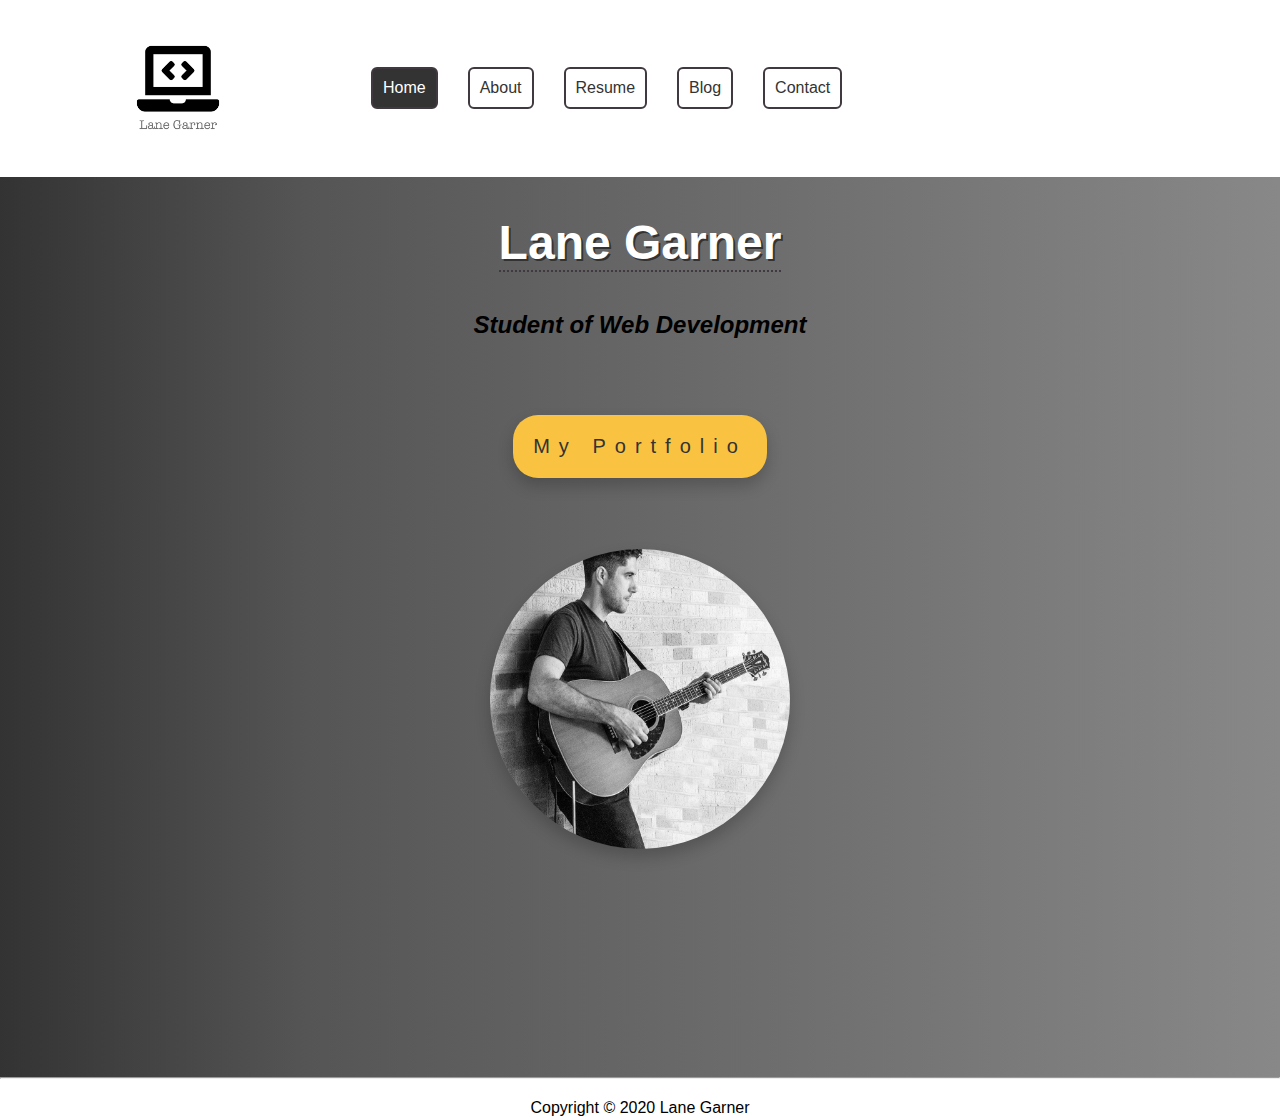
<file: index.html>
<!DOCTYPE html>
<html lang="en">

<head>
  <meta charset="UTF-8">
  <meta name="viewport" content="width=device-width, initial-scale=1.0">
  <meta http-equiv="X-UA-Compatible" content="ie=edge">
  <link ref="https://fonts.googleapis.com/css2?family=Roboto:ital,wght@0,100;0,400;0,900;1,100;1,400;1,900&display=swap" rel="stylesheet">
  <link rel="stylesheet" href="https://cdnjs.cloudflare.com/ajax/libs/animate.css/4.0.0/animate.min.css">
  <link rel="stylesheet" href="./style.css">
  <title>My Portfolio</title>
</head>

<header>
  <img src="images/lane-garner-computer-logo.png" class="logo animate__animated animate__pulse" alt="Lane Garner logo">
  <nav>
    <a href="index.html" class="has-border active animate__animated animate__flipInX">Home</a>
    <a href="about.html" class="has-border animate__animated animate__flipInX">About</a>
    <a href="resume.html" class="has-border animate__animated animate__flipInX" target="blank">Resume</a>
    <a href="https://medium.com/@lanegarner" class="has-border animate__animated animate__flipInX" target="_blank">Blog</a>
    <a href="contact.html" class="has-border animate__animated animate__flipInX">Contact</a>
  </nav>
</header>

<main>
  <section class="main">
    <div class="main-content">
      <h1 class="header-text">Lane Garner</h1>
      <h2>Student of Web Development</h2>
      <a href="portfolio.html" class="my-button animate__animated animate__wobble animate__delay-5s">My Portfolio</a>
      <img src="images/myProfilePic.jpg" class="profile-pic" alt="Head shot of Lane Garner">
    </div>
  </section>



  <footer>
    <hr>
    <p class="copyright">Copyright &copy; 2020 Lane Garner</p>

  </footer>

</main>


</html>
</file>
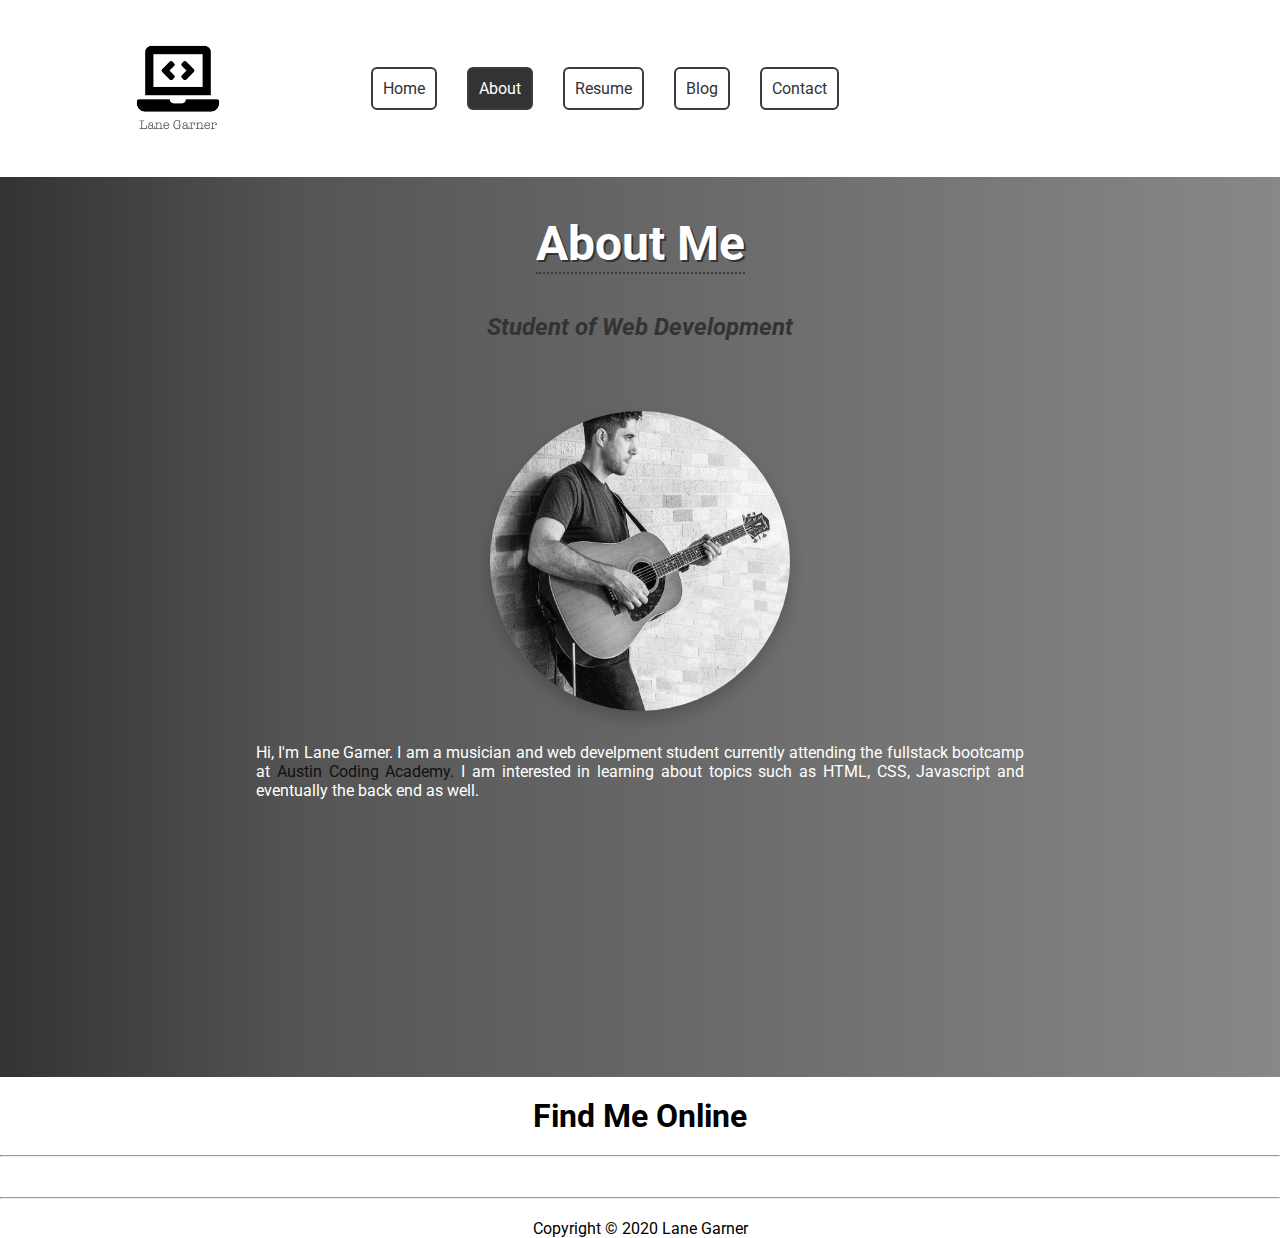
<file: about.html>
<!DOCTYPE html>
<html lang="en">

<head>
    <meta charset="UTF-8">
    <meta name="viewport" content="width=device-width, initial-scale=1.0">
    <meta http-equiv="X-UA-Compatible" content="ie=edge">
    <link
        href="https://fonts.googleapis.com/css2?family=Roboto:ital,wght@0,100;0,400;0,900;1,100;1,400;1,900&display=swap"
        rel="stylesheet">
    <link rel="stylesheet" href="https://use.fontawesome.com/releases/v5.14.0/css/all.css"
        integrity="sha384-HzLeBuhoNPvSl5KYnjx0BT+WB0QEEqLprO+NBkkk5gbc67FTaL7XIGa2w1L0Xbgc" crossorigin="anonymous">
    <link rel="stylesheet" href="./style.css">
    <link rel="stylesheet" href="./about-style.css">
    <title>About Me</title>
</head>

<header>
    <img src="images/lane-garner-computer-logo.png" class="logo" alt="Lane Garner logo">
    <nav>
        <a href="index.html" class="has-border">Home</a>
        <a href="about.html" class="has-border active">About</a>
        <a href="resume.html" class="has-border" target="blank">Resume</a>
        <a href="https://medium.com/@lanegarner" class="has-border" target="_blank">Blog</a>
        <a href="contact.html" class="has-border">Contact</a>
    </nav>
</header>





<main>
    <section class="main">
        <div class="about-content">
            <h1 class="header-text">About Me</h1>
            <h2>Student of Web Development</h2>
            <img src="images/myProfilePic.jpg" class="profile-pic" alt="Head shot of Lane Garner">
            <p class="paragraph">Hi, I'm Lane Garner. I am a musician and web develpment student currently attending the
                fullstack bootcamp at <a href="https://austincodingacademy.com/">Austin Coding Academy.</a> I
                am interested in learning about topics such as HTML, CSS, Javascript and eventually the back end as
                well.
            </p>

        </div>
    </section>

    <section class="social">
        <h1>Find Me Online</h1>
        <hr>
        <section class="social-icons">
            <a href="https://www.linkedin.com/in/lanegarner/" target="_blank"><i class="fab fa-linkedin"></i></a>
            <a href="https://twitter.com/lanegarner" target="_blank"><i class="fab fa-twitter-square"></i></a>
            <a href="https://medium.com/@lanegarner" target="_blank"><i class="fab fa-medium"></i></a>
            <a href="https://github.com/LaneGarner" target="_blank"><i class="fab fa-github-square"></i></a>
            <a href="https://codepen.io/lanegarner" target="_blank"><i class="fab fa-codepen"></i></a>
        </section>
    </section>



    <footer>
        <hr>
        <p class="copyright">Copyright &copy; 2020 Lane Garner</p>
    </footer>

</main>


</html>
</file>
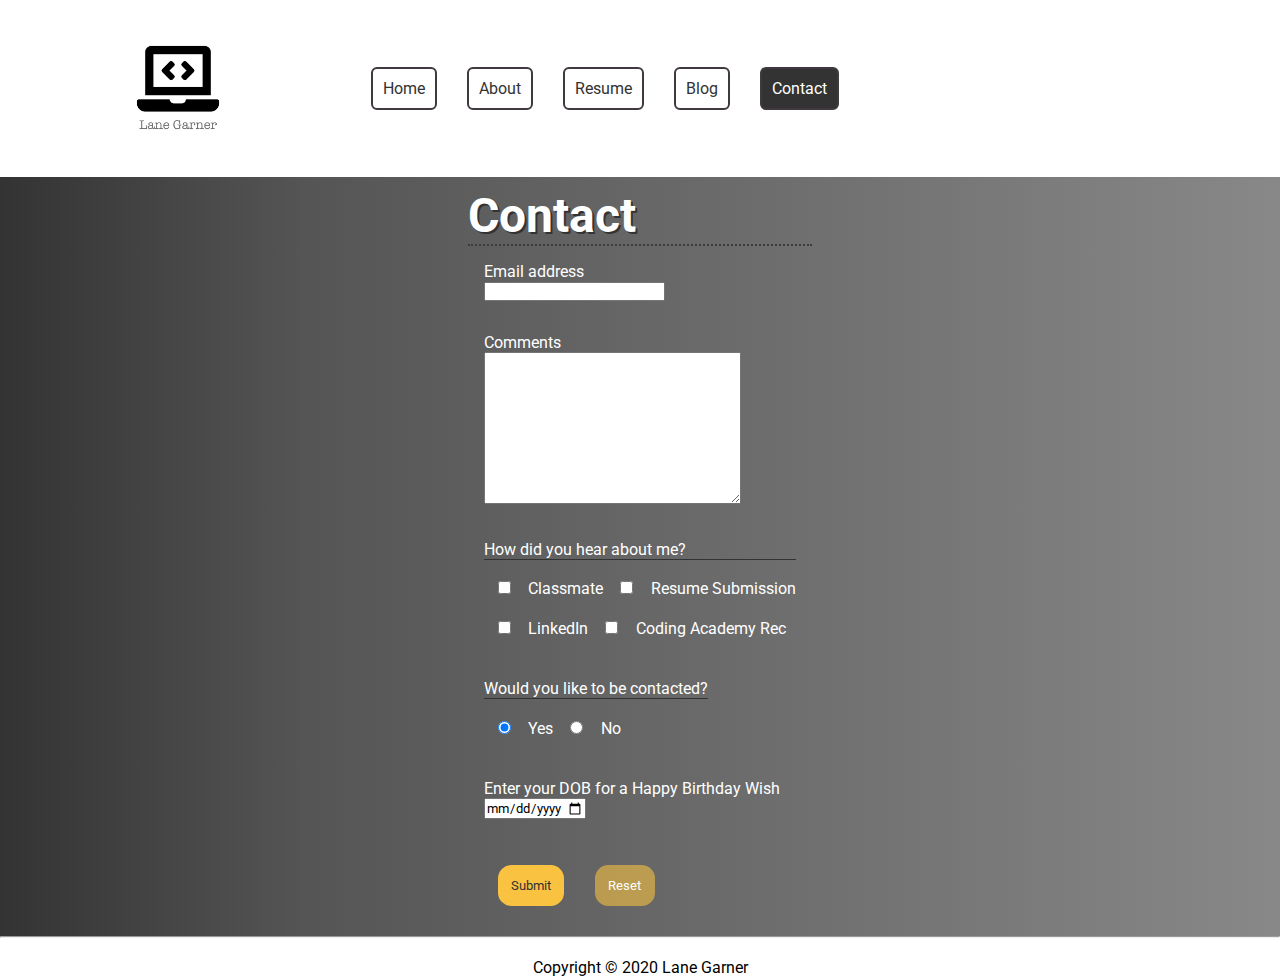
<file: contact.html>
<!DOCTYPE html>
<html lang="en">

<head>
  <meta charset="UTF-8">
  <meta name="viewport" content="width=device-width, initial-scale=1.0">
  <meta http-equiv="X-UA-Compatible" content="ie=edge">
  <link href="https://fonts.googleapis.com/css2?family=Roboto:ital,wght@0,100;0,400;0,900;1,100;1,400;1,900&display=swap" rel="stylesheet">
  <script src="scripts.js"></script>
  <link rel="stylesheet" href="./style.css">
  <link rel="stylesheet" href="./contact-style.css">
  <title>Contact</title>
</head>

<header>
  <img src="images/lane-garner-computer-logo.png" class="logo" alt="Lane Garner logo">
  <nav>
    <a href="index.html" class="has-border">Home</a>
    <a href="about.html" class="has-border">About</a>
    <a href="resume.html" class="has-border" target="blank">Resume</a>
    <a href="https://medium.com/@lanegarner" class="has-border" target="_blank">Blog</a>
    <a href="mailto:b.lane.garner@gmail.com" class="has-border active">Contact</a>
  </nav>
</header>

<main>
  <section class="form-content">
    <div>
      <h1 class="header-text">Contact</h1>
        <form action="results.html" method="GET">
            <div>
                <label for="email-text">Email address</label><br>
                <input type="email" id="email-text" name="Email Address" required><br>
            </div>
            <div>
                <label for="comments">Comments</label><br>
                <textarea id="comments" name="Comments" cols="30" rows="10" maxlength="500" minlength="20" required></textarea>
            </div>
            <div>
                <p>How did you hear about me?</p>
                <input type="checkbox" id="classmate" name="classmate">
                <label for="classmate">Classmate</label>
                <input type="checkbox" id="resume-submission" name="resume-submission">
                <label for="resume-submission">Resume Submission</label><br>
                <input type="checkbox" id="linkedin" name="linkedin">
                <label for="">LinkedIn</label>
                <input type="checkbox" id="coding-academy-rec" name="coding-academy-rec">
                <label for="coding-academy-rec">Coding Academy Rec</label>
            </div>
            <div>
                <p>Would you like to be contacted?</p>
                <input type="radio" id="yes" name="contact" checked>
                <label for="yes">Yes</label>
                <input type="radio" id="no" name="contact">
                <label for="yes">No</label><br>
            </div>
            <div>
                <label for="date">Enter your DOB for a Happy Birthday Wish</label><br>
                <input type="date" name="date" id="date" min="1900-01-01" max="2021-01-01">
            </div>
            <div class="submit-buttons">
                <button type="submit">Submit</button>
                <button type="reset">Reset</button>
            </div>
        </form>
      
    </div>
  </section>



  <footer>
    <hr>
    <p class="copyright">Copyright &copy; 2020 Lane Garner</p>

  </footer>

</main>


</html>
</file>
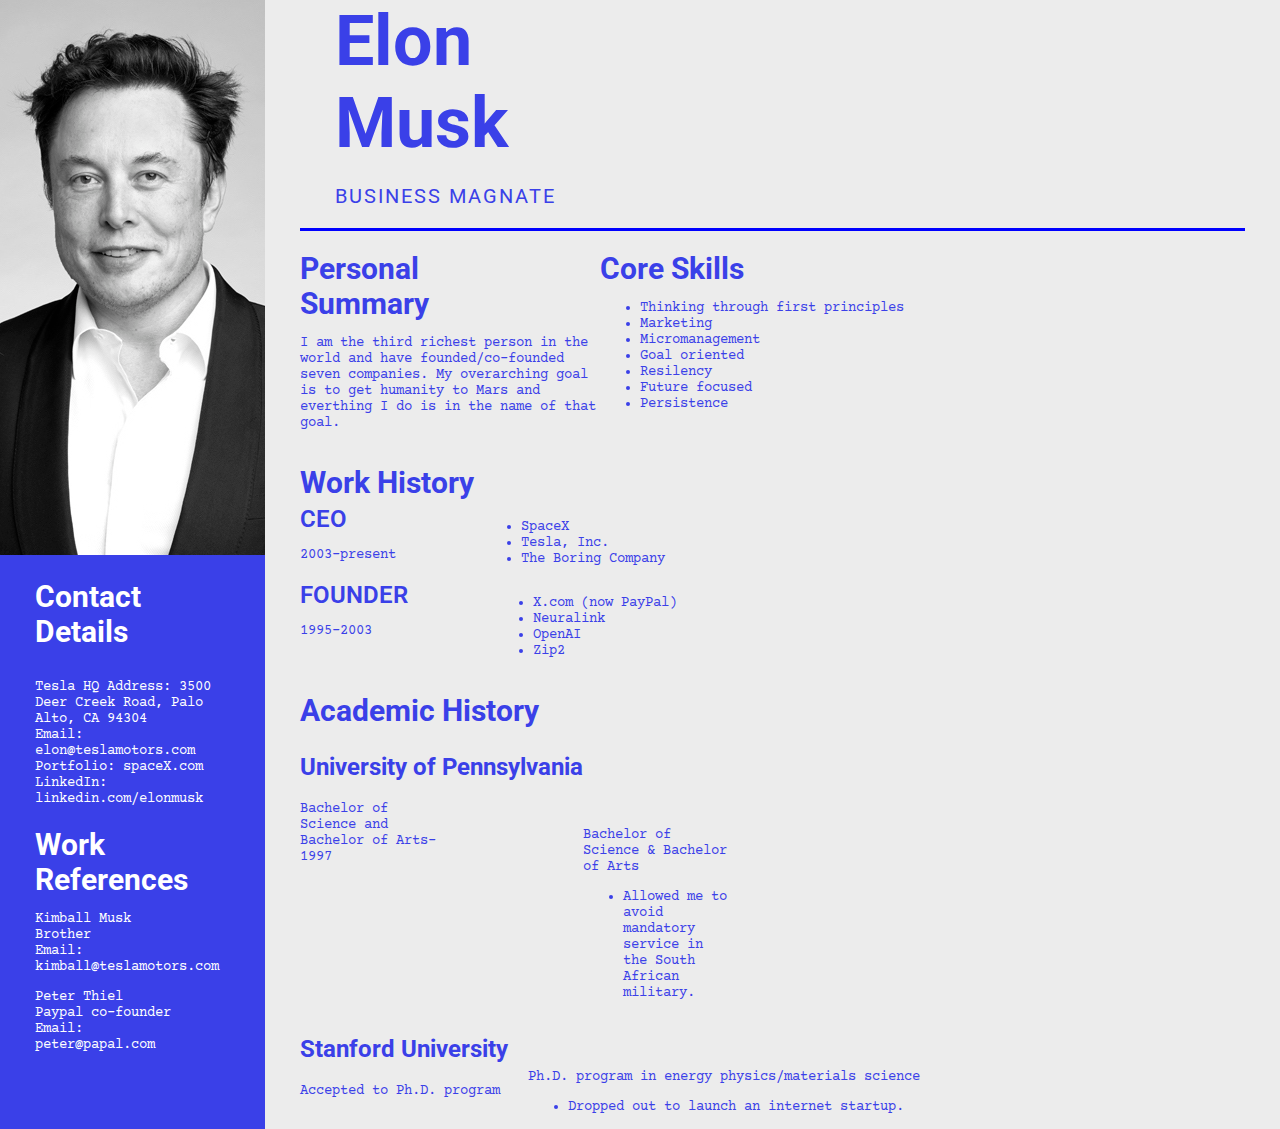
<file: resume.html>
<!DOCTYPE html>
<html lang="en">

<head>
    <meta charset="UTF-8">
    <meta name="viewport" content="width=device-width, initial-scale=1.0">
    <!-- <link rel="stylesheet" href="https://cdnjs.cloudflare.com/ajax/libs/animate.css/3.7.2/animate.min.css"> -->
    <link rel="stylesheet" href="https://cdnjs.cloudflare.com/ajax/libs/animate.css/4.1.1/animate.min.css"/>
    <link href="https://fonts.googleapis.com/css2?family=Courier+Prime&family=Roboto:wght@300;700&display=swap" rel="stylesheet">
    <link rel="stylesheet" href="resume-style.css">
    
    <title>Elon Musk Resume</title>
</head>

<body>
    <section id="contacts-refs" class="left">
        <section>
            <img src="images/musk.jpg" alt="Elon musk profile pic" id="profile-pic" onmouseover="picFade()" >
        </section>

        <section class="left-pad">
            <h1 class="section-header">Contact Details</h1>
            <ul class="no-bullet">
                <div onclick="phoneNumber()">
                <li id="phone" class="no-bullet">555-555-5555</li>
                </div>
                <li class="no-bullet">Tesla HQ Address: 3500 Deer Creek Road, Palo Alto, CA 94304</li>
                <li class="no-bullet">Email: <a href="elon@teslamotors.com">elon@teslamotors.com</a></li>
                <li class="no-bullet">Portfolio: <a href="https://www.spacex.com/">spaceX.com</a></li>
                <li class="no-bullet"><a href="https://linkedin.com" target="_blank">LinkedIn: linkedin.com/elonmusk</a>
                </li>
            </ul>

            <h1 class="section-header">Work References</h1>
            <ul class="no-bullet">
                <li>Kimball Musk</li>
                <li>Brother</li>
                <li>Email:</li>
                <li><a href="mailto:kimball@teslamotors.com">kimball@teslamotors.com</a></li>
            </ul>
            <ul class="no-bullet">
                <li>Peter Thiel</li>
                <li>Paypal co-founder</li>
                <li>Email:</li>
                <li><a href="mailto:peter@paypal.com">peter@papal.com</a></li>
            </ul>
        </section>
    </section>

    <section class="right">

        <section class="right" id="top">
            <h1 id="headline" onclick="nameFade()">Elon<br>Musk</h1>
            <p class="item" id="magnate">Business magnate</p>
        </section>

        <section class="flex">
            <section class="width">
                <h1 class="section-header">Personal<br> Summary</h1>
                <p>I am the third richest person in the world and have founded/co-founded seven companies. My overarching goal is to get humanity to Mars and everthing I do is in the name of that goal.</p>
            </section>

            <section>
                <h1 class="section-header">Core Skills</h1>
                <ul>
                    <li>Thinking through first principles</li>
                    <li>Marketing</li>
                    <li>Micromanagement</li>
                    <li>Goal oriented</li>
                    <li>Resilency</li>
                    <li>Future focused</li>
                    <li>Persistence</li>
                </ul>
            </section>
        </section>


        <section>

            <h1 class="item section-header">Work History</h1>
            <section class="flex">
                <section class="title">
                    <h2 class="sub-head">CEO</h2>
                    <p>2003-present</p>
                </section>

                <section class="left-pad">
                    <ul>
                        <li class=>SpaceX</li>
                        <li>Tesla, Inc.</li>
                        <li>The Boring Company</li>
                    </ul>
                </section>
            </section>

            <section class="flex">
                <section class="title">
                    <h2 class="sub-head">Founder</h2>
                    <p>1995-2003</p>
                </section>

                <section class="left-pad">
                    <ul>
                        <li>X.com (now PayPal)</li>
                        <li>Neuralink</li>
                        <li>OpenAI</li>
                        <li>Zip2</li>
                    </ul>
                </section>
            </section>
        </section>

        <section>
            <h1 class="item section-header">Academic History</h1>

            <section class="flex item">
                <section>
                    <h2>University of Pennsylvania</h2>
                    <p class="small-width">Bachelor of Science and Bachelor of Arts- 1997</p>
                </section>

                <section class="small-width top-pad">
                    <p class="top-pad">Bachelor of Science & Bachelor of Arts</p>
                    <ul>
                        <li>Allowed me to avoid mandatory service in the South African military.</li>
                    </ul>
                </section>
            </section>

            <section class="flex">
                <section class="flex item">
                    <section class="university">
                        <h2>Stanford University</h2>
                        <p>Accepted to Ph.D. program</p>
                    </section>

                    <section class="university">
                        <p class="top-pad">Ph.D. program in energy physics/materials science</p>
                        <ul>
                            <li>Dropped out to launch an internet startup.</li>
                        </ul>
                    </section>
                </section>
            </section>
        </section>
    </section>


    <script src="resume-interactive.js"></script>

</body>

</html>
</file>
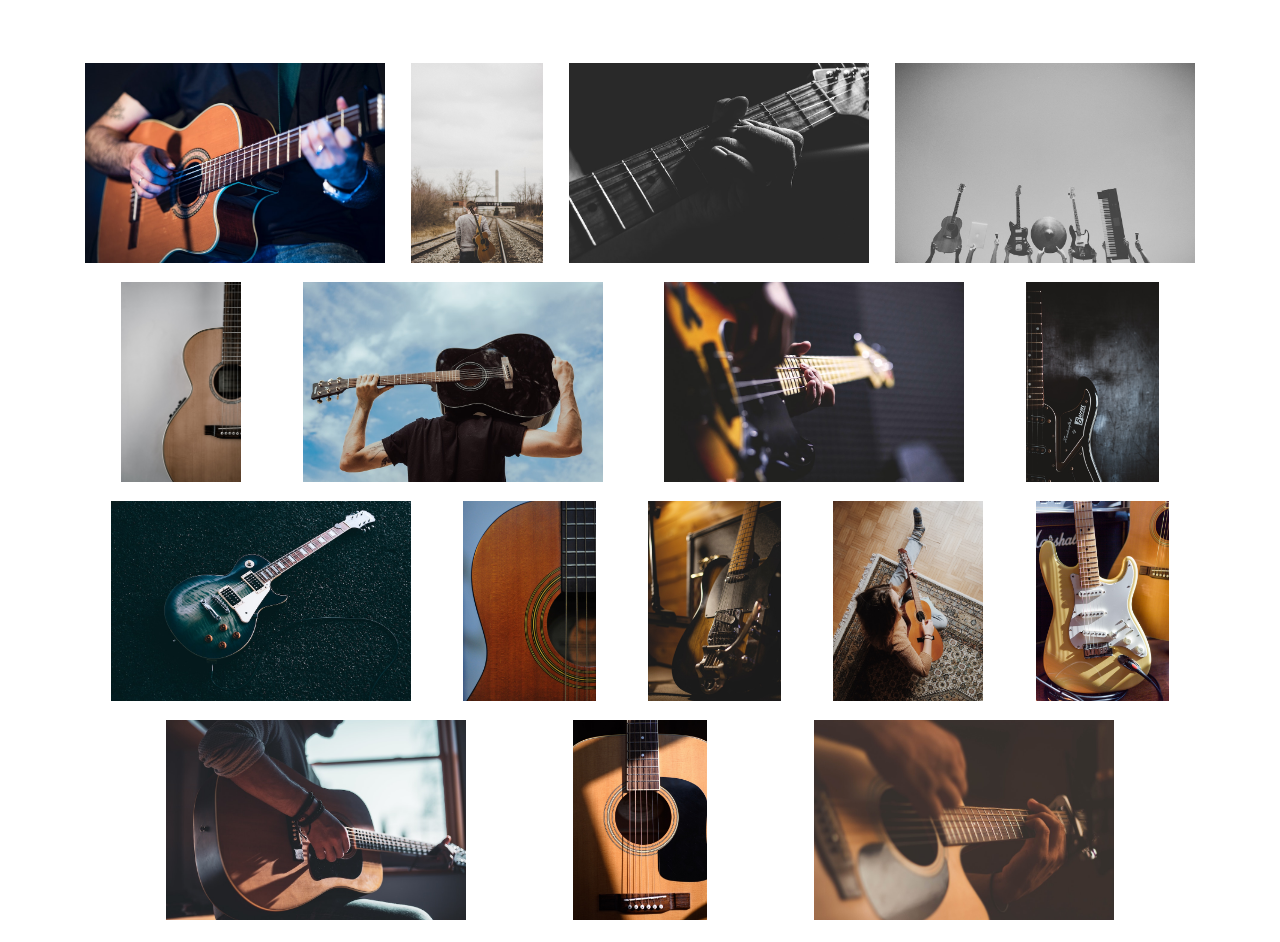
<file: image-gallery-page/image-gallery.html>
<!DOCTYPE html>
<html lang="en">
<head>
    <meta charset="UTF-8">
    <meta name="viewport" content="width=device-width, initial-scale=1.0">
    <link href="https://fonts.googleapis.com/css2?family=Sansita+Swashed&display=swap" rel="stylesheet">
    <link rel="stylesheet" href="https://cdnjs.cloudflare.com/ajax/libs/animate.css/4.1.1/animate.min.css">
    <link rel="stylesheet" href="gallery-styles.css">
    <!-- <script src="scripts.js"></script> -->
    <title>Image Gallery</title>
</head>
<body>
    <section class="gallery">
    
        <div class="container">
            <img src="./images/guitar01.jpg" class="image">
            <div class="overlay">
                <div class="text">“Be not afraid of life. Believe that life is worth living, and your belief will help create the fact.”<br> – William James</div>
            </div>
        </div>

        <div class="container">
            <img src="./images/guitar02.jpg" class="image">
            <div class="overlay">
                <div class="text">“Be not afraid of life. Believe that life is worth living, and your belief will help create the fact.”<br> – William James</div>
            </div>
        </div>

        <div class="container">
            <img src="./images/guitar06.jpg" class="image">
            <div class="overlay">
                <div class="text">“Nurture your mind with great thoughts. To believe in the heroic makes heroes.”<br> – Benjamin Disraeli</div>
            </div>
        </div>

        <div class="container animate__animated" id="hoverMe">
            <img src="./images/guitar07.jpg" class="image">
            <div class='overlay'>
                <div class="text">“Luck is a dividend of sweat. The more you sweat, the luckier you get.”<br> – Ray Kroc</div>
            </div>
        </div>

        <div class="container">
            <img src="./images/guitar03.jpg" class="image">
            <div class="overlay">
                <div class="text">“When I let go of what I am, I become what I might be.”<br> – Lao Tzu</div>
            </div>
        </div>



        <div class="container">
            <img src="./images/guitar08.jpg" class="image">
            <div class="overlay">
                <div class="text">“You may find the worst enemy or best friend in yourself.” – English Proverb</div>
            </div>
        </div>
        
        <div class="container">
            <img src="./images/guitar09.jpg" class="image">
            <div class="overlay">
                <div class="text">“Live each day as if your life had just begun.” – Johann Wolfgang Von Goethe</div>
            </div>
        </div>
        
        <div class="container">
            <img src="./images/guitar04.jpg" class="image">
            <div class="overlay">
                <div class="text">“If not us, who? If not now, when?”<br> – John F. Kennedy</div>
            </div>
        </div>

        <div class="container">
            <img src="./images/guitar16.jpg" class="image">
            <div class="overlay">
                <div class="text">“Speak less than you know; have more than you show.”<br> – William Shakespeare</div>
            </div>
        </div>


        <div class="container">
            <img src="./images/guitar05.jpg" class="image">
            <div class="overlay">
                <div class="text">“Education costs money. But then so does ignorance.”<br> – Sir Claus Moser</div>
            </div>
        </div>
        
        <div class="container">
            <img src="./images/guitar10.jpg" class="image">
            <div class="overlay">
                <div class="text">“Do not let what you cannot do interfere with what you can do.”<br> – John Wooden</div>
            </div>
        </div>

        <div class="container">
            <img src="./images/guitar11.jpg" class="image">
            <div class="overlay">
                <div class="text">“Rule #1 of life. Do what makes YOU happy.”<br> – Unknown</div>
            </div>
        </div>

        <div class="container">
            <img src="./images/guitar12.jpg" class="image">
            <div class="overlay">
                <div class="text">“It is not enough to aim, you must hit.”<br> – Italian Proverb</div>
            </div>
        </div>

        <div class="container">
            <img src="./images/guitar13.jpg" class="image">
            <div class="overlay">
                <div class="text">“Every strike brings me closer to the next home run.”<br>– Babe Ruth</div>
            </div>
        </div>

        <div class="container">
            <img src="./images/guitar14.jpg" class="image">
            <div class="overlay">
                <div class="text">“An obstacle is often a stepping stone.”<br>– Prescott</div>
            </div>
        </div>

        <div class="container">
            <img src="./images/guitar15.jpg" class="image">
            <div class="overlay">
                <div class="text">“Our lives begin to end the day we become silent about things that matter.”<br>– Martin Luther King Jr.</div>
            </div>
        </div>

    </section>
    <script>
        document.getElementById("hoverMe").addEventListener("mouseover", function() {

this.classList.add('animate__rubberBand');

});

    </script>
</body>
</html>
</file>
<file: style.css>
* {
  margin: 0;
  padding: 0;
  font-family: Roboto, sans-serif;
}

body {
    width: 100vw;
    height: 100vh;
  }

.logo {
  width: 100px;
  /* height: auto; */
  margin: 3% 10%;
}

header {
  display: flex;
  /* flex-wrap: wrap; */
  align-items: center;
  /* grid-template-columns: 40% 60%; */
  /* width: 100%; */
}

.main {
  background: linear-gradient(90deg, rgba(51,51,51,1) 0%, rgba(85,85,85,1) 24%, rgba(136,136,136,1) 100%);
  height: 100vh;
  /* display: grid;
  grid-template-columns: 30% 40% 30%; */
}

.main-content {
  display: flex;
  flex-direction: column;
  align-items: center;
  animation-name: main;
  animation-duration: 4s;
}

@keyframes main {
  0% {opacity: 0;}
  100% {opacity: 1;}
}

nav > a {
  margin: 15px;
  /* margin: 8% 10%; */
  height: 12%;
  /* width: 15%; */
  color: #333;
  font-size: 16px;
  border-radius: 25px;
  background: transparent;
  padding: 20px;
  text-align: center;
  border: 2px solid white;
  text-decoration: none;
}


.has-border {
  border-radius: 6px;
  border: 2px solid #403940;
  background: none;
  padding: 10px;
}

nav > a:hover, .active {
  background: #333;
  color: white;
}

nav {
  display: flex;
  align-content: center;
  /* width: 100%; */
  padding-right: 2%;
}

.profile-pic {
  width: 300px;
  height: 300px;
  border-radius: 50%;
  margin: 2em;
  padding: auto;
  grid-column: 2/3;
  box-shadow: 0px 8px 16px 0px rgba(0,0,0,0.2);
}

.header-text {
  font-size: 3em;
  color:white;
  /* grid-column: 2/3; */
  margin-top: 3%;
  border-bottom: 2px dotted #403940;
  text-shadow: 2px 2px #333;
}

h2 {
  grid-column: 2/3;
  margin: 3% auto;
  font-style: italic;
}

.small-text {
  grid-column: 2/3;
  color: white;
  font-size: 10px;
  margin: 3% auto;
}

.my-button {
  /* grid-column: 2/3; */
  margin: 3% auto;
  width: auto;
  height: auto;
  font-size: 20px;
  border-radius: 25px;
  background: transparent;
  padding: 20px;
  /* padding-bottom: 5%; */
  text-align: center;
  color: white;
  letter-spacing: 9px;
  background: #F9C241;
  color: #333;
  text-decoration: none;
  box-shadow: 0px 8px 16px 0px rgba(0,0,0,0.2);
}

.copyright {
  grid-column: 2/3;  
  text-align: center;
  margin: 20px;
}

#portfolio {
  background: #F9C241;
  color: #333;
}

#about {
  display: flex;
  flex-direction: column;
  align-items: center;
}

.paragraph {
  margin: auto 20% 5% 20%;
}

.card {
  display: flex;
  justify-content: center;
  text-align: center;
  margin: 20px;
}

.card-img {
  width: 300px;
}

.card a {
  text-decoration: none;
  color: #333;
  font-size: 20px;
}

.page-header {
  text-align: center;
}


@media (max-width: 576px) {
  nav {
    display: flex;
    flex-direction: column;
  }
}

@media (max-width: 768px) {
  header {
    margin: 0;
    display: flex;
    flex-direction: column;
  }
}
</file>
<file: about-style.css>
.about-content {
    color: white;
    display: flex;
    flex-direction: column;
    align-items: center;
    animation-name: main;
    animation-duration: 4s;
}

.about-content a {
    text-decoration: none;
    color: #111;
}

.header-text, h2 {
    text-align: center;
}

.about-content p {
    text-align: justify;
}

.about-content h2 {
    color: #333;
}

.social h1 {
    text-align: center;
    margin: 20px;
  }

.social i {
    font-size: 30px;
    color: #333;
}

.social-icons {
    display: flex;
    flex-wrap: wrap;
    justify-content: space-around;
    margin: 20px;
}

@media (max-width: 768px) {
    .social-icons {
      flex-direction: column;
      align-items: center;
    }
    .social-icons i {
        margin: 2  0px;
    }
  }
</file>
<file: contact-style.css>
form div {
    margin: 1em;
  }

.form-content {
  background: linear-gradient(90deg, rgba(51,51,51,1) 0%, rgba(85,85,85,1) 24%, rgba(136,136,136,1) 100%);
  display: flex;
  flex-direction: column;
  align-items: center;
  animation-name: main;
  animation-duration: 4s;
}
  
  form label, form p {
    color: white;
    margin-bottom: .5em;
  }

  form p {
      border-bottom: solid 1px #333;
  }
  
  button {
    background: #F9C241;
    color: #333;
    border: none;
    border-radius: 1em;
    padding: 1em;
    margin: 1em;
  }

  button:nth-of-type(2) {
    background: #f9c24196;
    color: white;
  }

  form {
    display: flex;
    flex-direction: column;
    align-items: flex-start;
  }

  input[type='checkbox'], input[type='radio'] {
    margin: 1em;
  }

  @media (max-width: 576px) {
    form label, form p, button {
        font-size: 20px;
      }
      .submit-buttons {
        display: flex;
        flex-direction: column;
      }
  }
</file>
<file: resume-style.css>
.no-bullet {
    list-style: none;
    padding-left: 0;
}

#contacts-refs {
    background: #3A40E8;
    color: white;
    
}

body {
    display: grid;
    grid-template-columns: 265px 1fr;
    grid-template-rows: auto;     
    margin: 0;  
}

.left {
    grid-column: 1 / 2;
}

h1, h2 {
    font-family: 'Roboto', sans-serif;
    font-weight: 700;
}

.right {
    grid-column: 2/3;
    color:  #3A40E8;
    background: #ECECEC;
    padding-left: 35px;
    padding-right: 35px;
}

.left-pad {
    padding-left: 35px;
    padding-right: 35px;
}

.flex {
    display: flex;
}

.width {
    max-width: 300px;
}

.small-width {
    max-width: 150px;
}

#headline {
    font-size: 70px;
    margin: 0;
}

#top {
    border-bottom: solid blue 3px;
}

#magnate {
    font-family: 'Roboto', sans-serif;
    text-transform: uppercase;
    letter-spacing: 2px;
    font-size: 20px;
}

.sub-head {
    text-transform: uppercase;
    font-weight: 600;
    margin: 0;
    padding-bottom: 0;
}

.section-header {
    font-size: 30px;
    margin-bottom: 5px;
}

ul, p {
    font-family: 'Courier Prime', monospace;
    font-size: 14px;
}

a {
    text-decoration: none;
    color: white;
}

.top-pad {
    padding-top: 40px;
}

.university {
    margin-right: 20px;
}

.title {
    margin-right: 50px;
}

li {
    padding-left: 0;
}

#phone {
    visibility: hidden;
}
</file>
<file: image-gallery-page/gallery-styles.css>
.gallery {
    padding-top: 50px;
    display: flex;
    flex-wrap: wrap;
    width: 90vw;
    margin: auto;
    justify-content: space-evenly;
}

.container {
    position: relative;
    margin-bottom: 5px;
}

img {
    margin: 5px;
}

.overlay {
    position: absolute;
    top: 0;
    bottom: 0;
    left: 0;
    right: 0;
    height: 100%;
    width: 100%;
    opacity: 0;
    transition: .5s ease;
    background: rgba(0, 0, 0, 0.5);
}

.container:hover .overlay {
    opacity: 1;
  }

.text {
    position: absolute;
    top: 20%;
    left: 10%;
    color: white;
    width: 80%;
    font-family: 'Sansita Swashed', cursive;
}

/* MEDIA QUERIES */

/* desktop */

@media (min-width: 768px) {
    img {
        max-height: 200px;
    }
}

/* tablet */
  
@media (max-width: 768px) {
    .gallery {
        justify-content: center;
        align-items: center;
        width: 50vw;
    }
    .container {
        flex-direction: column;
    }
    .overlay {
        left: 5px;
    }
    .image {
        width: 100%;
        flex-basis: 50%;
    }
    .text {
        font-size: 1rem;
    }
  }

  /* mobile */

@media (max-width: 576px) {
    .gallery {
        width: 90vw;
    }
    .image {
        width: 100%;
        /* flex-basis: 100%; */
    }
    .text {
        font-size: 1.5rem;
    }
  }
</file>
